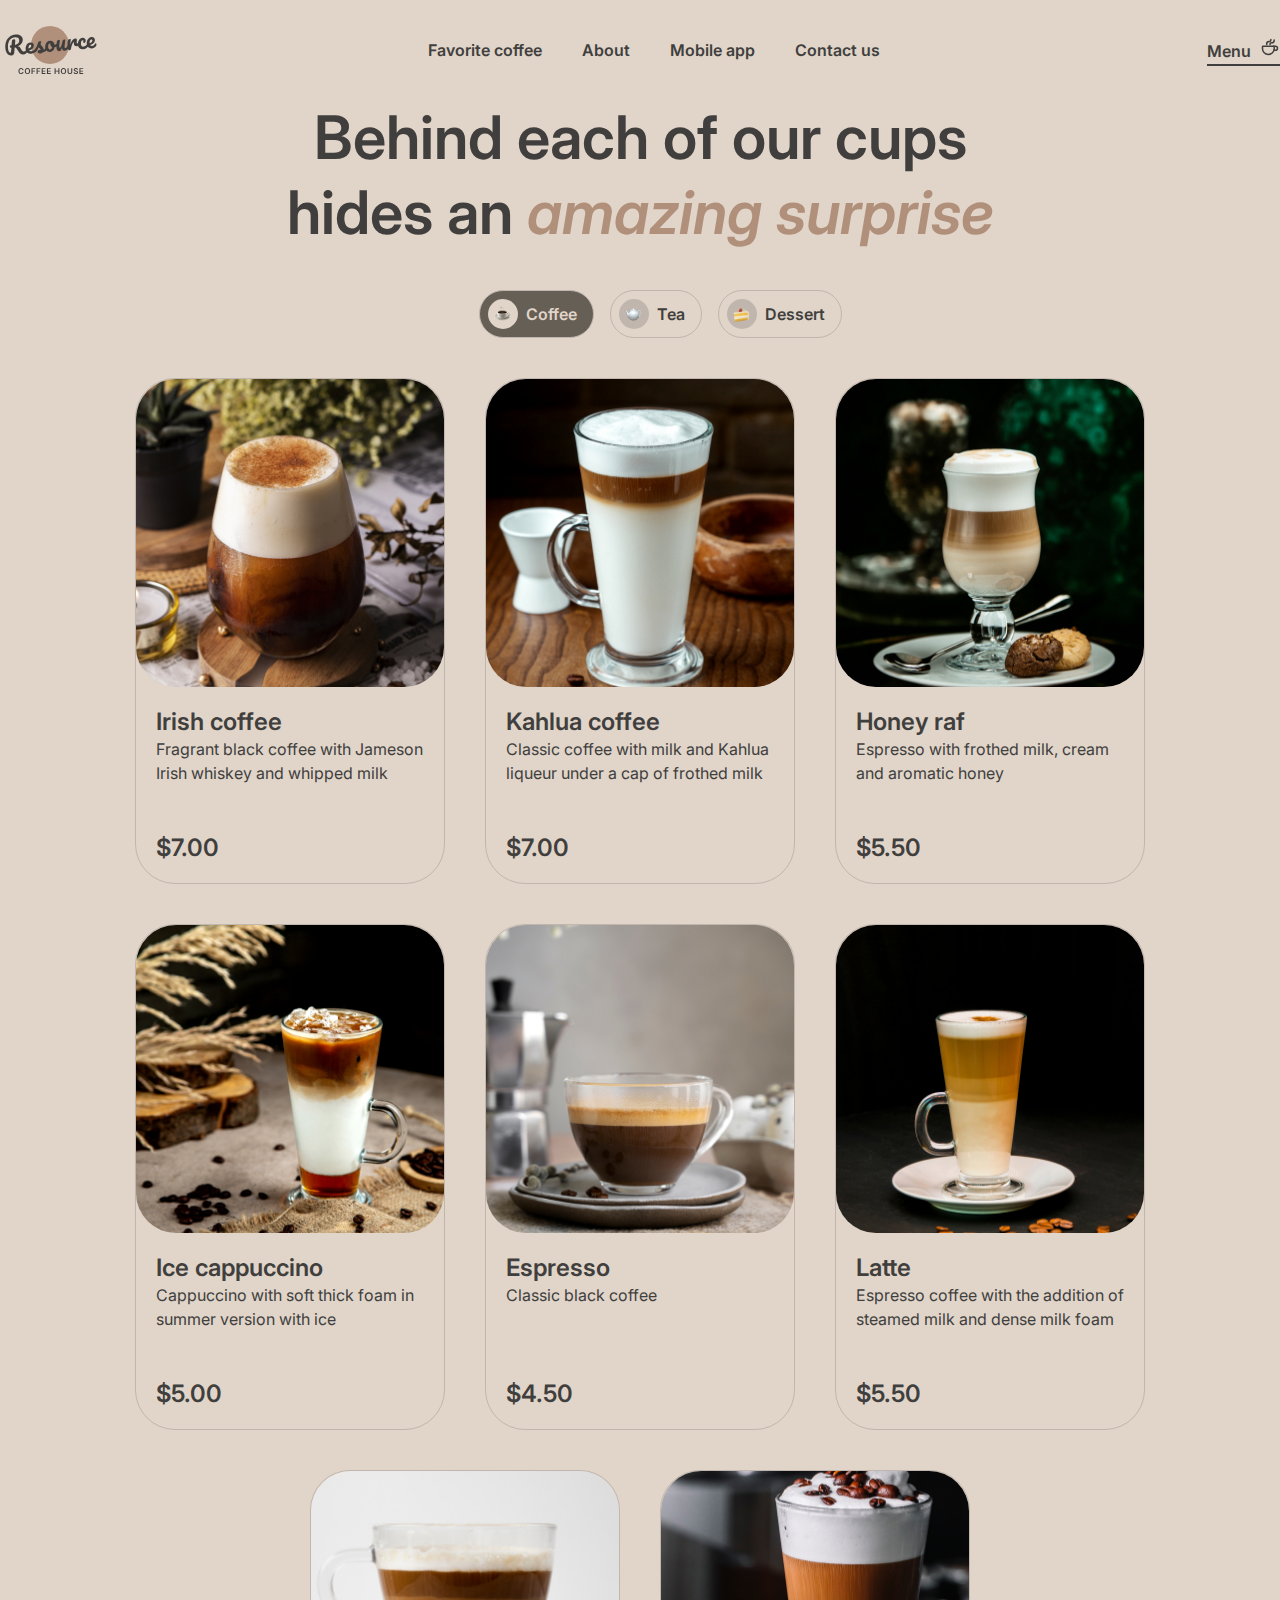
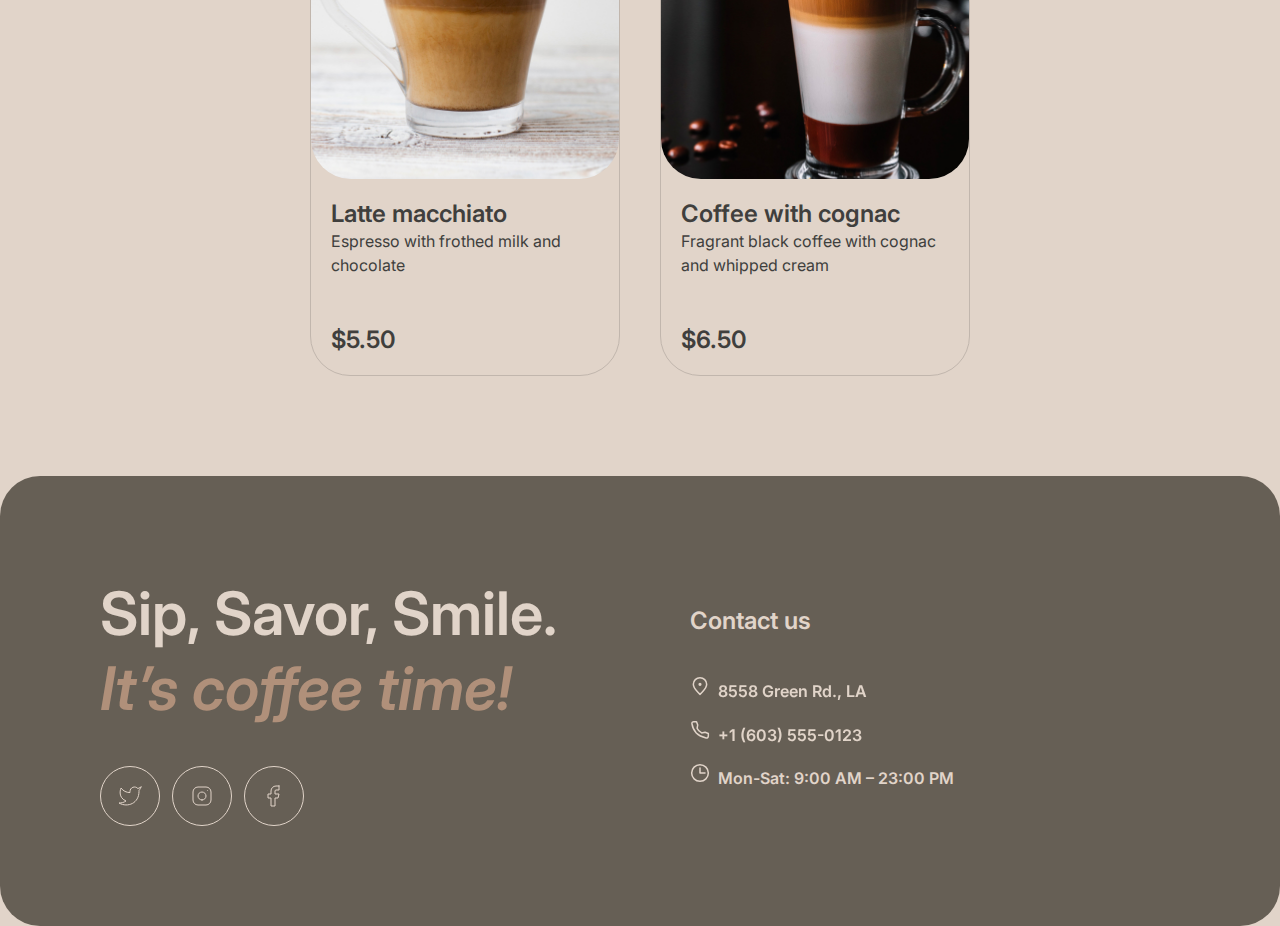
<file: coffee-house/menu/menu.html>
<!DOCTYPE html>
<html lang="en">

<head>
  <meta charset="UTF-8" />
  <meta name="viewport" content="width=device-width, initial-scale=1.0" />
  <link rel="preconnect" href="https://fonts.googleapis.com" />
  <link rel="preconnect" href="https://fonts.gstatic.com" crossorigin />
  <link href="https://fonts.googleapis.com/css2?family=Inter:wght@100;200;300;400;500;600;700;800&display=swap"
    rel="stylesheet" />
  <link rel="shortcut icon" href="./assets/favicon.ico" />
  <link rel="stylesheet" href="./styles.css" />
  <script type="module" src="./app.js" defer></script>
  <title>Menu</title>
</head>

<body>
  <header>
    <div class="container">
      <div class="header__inner">
        <div class="header__logo">
          <a class="logo__link" href="../index.html"></a>
          <svg class="logo__circle" xmlns="http://www.w3.org/2000/svg" width="38" height="38" viewBox="0 0 38 38"
            fill="none">
            <path
              d="M38 19C38 29.4934 29.4934 38 19 38C8.50659 38 0 29.4934 0 19C0 8.50659 8.50659 0 19 0C29.4934 0 38 8.50659 38 19Z"
              fill="#B0907A" />
          </svg>
          <svg class="logo__written" xmlns="http://www.w3.org/2000/svg" width="93" height="23" viewBox="0 0 93 23"
            fill="none">
            <path
              d="M91.6784 10.2913C91.8856 10.2732 92.0534 10.3548 92.1817 10.5364C92.326 10.7165 92.4127 10.9739 92.442 11.3086C92.4922 11.8824 92.4 12.3884 92.1652 12.8265C91.7789 13.5509 91.2359 14.1365 90.5362 14.5832C89.8524 15.0285 89.0084 15.295 88.0042 15.3829C86.4741 15.5168 85.2469 15.1664 84.3226 14.3318C83.3969 13.4812 82.8658 12.2749 82.7291 10.7129C82.6329 9.61307 82.7748 8.57275 83.1547 7.5919C83.5333 6.59511 84.1046 5.78223 84.8687 5.15324C85.6487 4.52286 86.5568 4.16234 87.5928 4.0717C88.5173 3.99082 89.2829 4.20491 89.8895 4.71397C90.4948 5.2071 90.8386 5.92386 90.9209 6.86427C91.0171 7.96407 90.7016 8.94731 89.9743 9.81399C89.2617 10.6633 87.9772 11.4021 86.1208 12.0303C86.5675 12.73 87.2451 13.0401 88.1537 12.9606C88.8072 12.9035 89.3279 12.7053 89.7158 12.3662C90.1197 12.0257 90.5692 11.4725 91.0643 10.7064C91.2346 10.4506 91.4393 10.3122 91.6784 10.2913ZM87.3914 6.45031C86.8016 6.50191 86.3295 6.88852 85.9751 7.61016C85.6365 8.33041 85.5098 9.17667 85.5949 10.149L85.5991 10.1968C86.5199 9.89135 87.2318 9.49179 87.7347 8.99808C88.2376 8.50437 88.4632 7.96264 88.4117 7.3729C88.3852 7.07005 88.2766 6.83864 88.0859 6.67864C87.9098 6.50132 87.6783 6.42521 87.3914 6.45031Z"
              fill="#403F3D" />
            <path
              d="M79.2976 16.1446C77.7356 16.2813 76.4779 15.9497 75.5245 15.1497C74.5857 14.3324 74.0529 13.1985 73.926 11.7481C73.813 10.457 73.969 9.30303 74.394 8.28612C74.819 7.26921 75.4149 6.4622 76.1818 5.86509C76.9487 5.26798 77.7784 4.93038 78.671 4.85228C79.5477 4.77559 80.2481 4.97932 80.7723 5.46347C81.311 5.9303 81.6159 6.57015 81.6871 7.38305C81.7456 8.05249 81.6437 8.63158 81.3813 9.12031C81.1348 9.60764 80.7725 9.87223 80.2944 9.91406C79.9915 9.94056 79.7382 9.89045 79.5344 9.76373C79.3465 9.63562 79.2414 9.44405 79.2191 9.18902C79.2093 9.07745 79.2141 8.94854 79.2334 8.8023C79.2527 8.65606 79.2676 8.55036 79.278 8.48521C79.3367 8.23915 79.357 8.01252 79.3389 7.80531C79.3208 7.5981 79.2511 7.44359 79.1297 7.34178C79.0243 7.23857 78.876 7.19533 78.6847 7.21207C78.3181 7.24414 77.9901 7.44148 77.7006 7.8041C77.4097 8.15077 77.193 8.6114 77.0506 9.18601C76.9081 9.76061 76.8661 10.3826 76.9247 11.0521C77.0865 12.901 77.9723 13.7551 79.5821 13.6142C80.2356 13.557 80.9181 13.2805 81.6296 12.7846C82.3556 12.2714 83.0469 11.5444 83.7034 10.6036C83.8752 10.3637 84.0806 10.2333 84.3197 10.2124C84.5269 10.1942 84.6946 10.2759 84.8229 10.4574C84.9672 10.6375 85.054 10.895 85.0832 11.2297C85.1362 11.8354 85.028 12.3427 84.7587 12.7518C84.0904 13.7418 83.2526 14.5378 82.2452 15.1399C81.2524 15.7247 80.2699 16.0596 79.2976 16.1446Z"
              fill="#403F3D" />
            <path
              d="M65.548 17.3476C64.9423 17.4006 64.4841 17.1195 64.1733 16.5042C63.8784 15.8876 63.6696 14.8779 63.5469 13.4753C63.3656 11.4032 63.4882 9.40892 63.9148 7.49245C64.0179 7.01766 64.2197 6.66272 64.5203 6.42762C64.8355 6.17519 65.288 6.02318 65.8778 5.97158C66.1965 5.94369 66.4232 5.96402 66.5577 6.03256C66.6921 6.10109 66.7692 6.24694 66.7887 6.47009C66.811 6.72511 66.7416 7.30938 66.5806 8.22289C66.477 8.8744 66.3983 9.44342 66.3445 9.92996C66.2907 10.4165 66.2626 11.0132 66.2602 11.7201C66.6663 10.3033 67.1584 9.13601 67.7366 8.21812C68.3148 7.30023 68.8987 6.6308 69.4883 6.20981C70.0938 5.78743 70.6595 5.55323 71.1855 5.50722C72.2215 5.41657 72.7849 5.88927 72.8755 6.92532C72.8936 7.13252 72.8658 7.64088 72.7921 8.45039C72.7204 9.09911 72.6915 9.50316 72.7054 9.66256C72.7542 10.2204 72.9779 10.4819 73.3764 10.4471C73.8227 10.408 74.3658 10.0072 75.0057 9.24448C75.1948 9.01914 75.4009 8.89671 75.6241 8.87719C75.8313 8.85906 75.9991 8.94075 76.1274 9.12226C76.2702 9.28643 76.3549 9.51994 76.3814 9.82279C76.433 10.4125 76.314 10.8887 76.0245 11.2513C75.6187 11.7526 75.1275 12.1971 74.5511 12.5848C73.9893 12.9552 73.3736 13.1697 72.7042 13.2282C71.8594 13.3021 71.1951 13.1434 70.7111 12.7521C70.2431 12.3594 69.977 11.7965 69.9129 11.0633C69.892 10.8242 69.895 10.583 69.9219 10.3397C69.9258 10.0182 69.923 9.80159 69.9132 9.69002C69.8909 9.43499 69.7921 9.31515 69.6167 9.33049C69.3777 9.35141 69.0826 9.65026 68.7315 10.2271C68.395 10.7865 68.0738 11.5213 67.768 12.4314C67.4621 13.3415 67.2322 14.2932 67.0782 15.2864C66.9684 16.0509 66.8058 16.5791 66.5904 16.8709C66.3896 17.1455 66.0421 17.3044 65.548 17.3476Z"
              fill="#403F3D" />
            <path
              d="M55.2452 18.2488C54.5279 18.3116 53.9096 18.0364 53.3902 17.4233C52.8853 16.7929 52.5897 15.9836 52.5032 14.9954C52.3986 13.8 52.3828 12.7012 52.4557 11.699C52.5273 10.6809 52.6975 9.59792 52.9665 8.45011C53.0841 7.95799 53.2772 7.59578 53.546 7.36347C53.8148 7.13116 54.26 6.98781 54.8816 6.93343C55.2323 6.90275 55.4762 6.93762 55.6135 7.03804C55.7667 7.13706 55.8531 7.29815 55.8726 7.52129C55.8838 7.64881 55.8337 8.08683 55.7226 8.83537C55.6148 9.43906 55.534 9.98418 55.4802 10.4707C55.3078 12.1722 55.246 13.3019 55.2948 13.8598C55.3241 14.1945 55.3849 14.4301 55.4771 14.5666C55.568 14.6871 55.7011 14.7397 55.8764 14.7244C56.1155 14.7035 56.3895 14.4386 56.6983 13.9297C57.023 13.4195 57.3421 12.6608 57.6555 11.6536C57.9849 10.6451 58.2788 9.41479 58.5372 7.96274C58.6229 7.47341 58.7842 7.11398 59.0211 6.88446C59.2739 6.65355 59.6633 6.51508 60.1893 6.46906C60.5559 6.43699 60.8151 6.46249 60.967 6.54558C61.1174 6.61272 61.203 6.76584 61.224 7.00493C61.2588 7.4034 61.1551 8.51267 60.9128 10.3327C60.645 12.412 60.532 13.6907 60.5739 14.1688C60.6004 14.4717 60.685 14.7052 60.8279 14.8694C60.9693 15.0176 61.1437 15.0827 61.3509 15.0645C61.6697 15.0366 62.0275 14.8126 62.4244 14.3924C62.8358 13.9549 63.3698 13.2657 64.0263 12.3249C64.198 12.0851 64.4035 11.9547 64.6425 11.9337C64.8498 11.9156 65.0175 11.9973 65.1458 12.1788C65.2901 12.3589 65.3768 12.6163 65.4061 12.9511C65.4619 13.5886 65.3537 14.096 65.0815 14.4731C64.4701 15.3779 63.7896 16.1361 63.04 16.7477C62.3064 17.358 61.4375 17.707 60.4334 17.7949C59.6683 17.8618 59.0766 17.6165 58.6585 17.0588C58.2562 16.4997 58.0084 15.6862 57.9149 14.6183C57.7388 15.7259 57.4055 16.5982 56.9152 17.2354C56.4235 17.8566 55.8668 18.1944 55.2452 18.2488Z"
              fill="#403F3D" />
            <path
              d="M53.5606 10.8796C53.7678 10.8614 53.9362 10.9511 54.0659 11.1485C54.1956 11.346 54.2744 11.6041 54.3023 11.9229C54.3692 12.688 54.1779 13.1625 53.7282 13.3463C52.8011 13.7647 51.7659 14.048 50.6225 14.1963C50.4367 15.5616 49.9332 16.6898 49.1117 17.5808C48.2888 18.4559 47.3115 18.9429 46.1799 19.0419C45.2235 19.1256 44.3824 18.9663 43.6566 18.564C42.9467 18.1603 42.383 17.5913 41.9654 16.8569C41.5478 16.1225 41.3 15.309 41.2219 14.4164C41.1159 13.205 41.2529 12.1089 41.6328 11.1281C42.0114 10.1313 42.5841 9.33435 43.351 8.73724C44.1165 8.12419 44.9933 7.77444 45.9816 7.68798C47.1929 7.582 48.2022 7.91932 49.0093 8.69994C49.8309 9.46324 50.3592 10.453 50.5941 11.6691C51.339 11.5558 52.2177 11.3183 53.23 10.9567C53.3547 10.9136 53.4649 10.8879 53.5606 10.8796ZM46.1494 16.4908C46.6595 16.4462 47.0797 16.2007 47.41 15.7542C47.7563 15.3063 47.959 14.6863 48.0182 13.8941C47.4948 13.6026 47.0739 13.1977 46.7555 12.6795C46.4531 12.1599 46.2754 11.5972 46.2224 10.9916C46.2001 10.7365 46.2017 10.4794 46.2272 10.2202L46.1076 10.2307C45.4701 10.2864 44.9633 10.644 44.5873 11.3032C44.2259 11.9452 44.094 12.824 44.1916 13.9398C44.2683 14.8164 44.4942 15.4712 44.8694 15.9042C45.2605 16.3357 45.6872 16.5313 46.1494 16.4908Z"
              fill="#403F3D" />
            <path
              d="M36.3093 20.4354C35.4805 20.508 34.8262 20.3725 34.3464 20.029C33.8826 19.6841 33.6298 19.2726 33.5879 18.7944C33.5517 18.38 33.6717 18.0081 33.9481 17.6787C34.2244 17.3494 34.6575 17.1589 35.2472 17.1073C35.4544 17.0892 35.6956 17.0922 35.9708 17.1163C36.2604 17.1231 36.4777 17.1282 36.6226 17.1316C36.5704 16.7185 36.4406 16.3364 36.2332 15.9851C36.0417 15.6325 35.8038 15.3 35.5195 14.9876C35.2338 14.6592 34.9682 14.3773 34.7228 14.1418C34.3109 15.1254 33.8851 15.9497 33.4454 16.6145C33.0216 17.278 32.5472 17.9137 32.0222 18.5218C31.7604 18.8338 31.4701 19.0038 31.1513 19.0316C30.8963 19.054 30.6814 18.9844 30.5067 18.823C30.3306 18.6457 30.2307 18.4216 30.207 18.1506C30.1791 17.8318 30.2648 17.5272 30.4643 17.2367L30.7416 16.827C31.5235 15.6664 32.1068 14.7159 32.4918 13.9756C32.7223 13.4896 32.9874 12.8481 33.2871 12.0509C33.5853 11.2379 33.8735 10.4016 34.1517 9.54204C34.3932 8.81423 34.9921 8.40848 35.9484 8.32481C36.3947 8.28577 36.709 8.29842 36.8913 8.36278C37.0736 8.42713 37.1725 8.54698 37.1878 8.72231C37.1962 8.81794 37.1775 8.97215 37.1319 9.18494C37.0863 9.39773 37.0167 9.6126 36.9233 9.82957C36.6866 10.4285 36.5857 10.9272 36.6205 11.3257C36.6415 11.5647 36.7442 11.8208 36.9286 12.0937C37.1291 12.3653 37.4235 12.7009 37.8118 13.1006C38.3804 13.7254 38.8131 14.2657 39.11 14.7216C39.4214 15.1601 39.6015 15.6583 39.6503 16.2162C39.6642 16.3756 39.6678 16.6001 39.6611 16.8898C40.4156 16.5187 41.2617 15.6335 42.1993 14.2345C42.371 13.9946 42.5765 13.8642 42.8155 13.8433C43.0227 13.8252 43.1905 13.9069 43.3188 14.0884C43.4631 14.2685 43.5498 14.5259 43.5791 14.8606C43.6321 15.4663 43.5239 15.9737 43.2545 16.3827C42.544 17.4407 41.8382 18.185 41.1371 18.6158C40.4505 19.0292 39.5747 19.2985 38.5095 19.4238C37.9194 20.0215 37.186 20.3587 36.3093 20.4354Z"
              fill="#403F3D" />
            <path
              d="M32.6171 14.7357C32.8243 14.7175 32.9921 14.7992 33.1204 14.9807C33.2646 15.1608 33.3514 15.4183 33.3807 15.753C33.4365 16.3905 33.3283 16.8979 33.0561 17.2751C32.5291 18.0439 31.7502 18.7786 30.7193 19.4791C29.7044 20.1782 28.5833 20.5815 27.3559 20.6888C25.6823 20.8353 24.3436 20.4947 23.3396 19.667C22.3356 18.8394 21.7646 17.6365 21.6266 16.0586C21.5304 14.9588 21.6722 13.9185 22.0522 12.9376C22.4308 11.9408 23.0021 11.1279 23.7662 10.4989C24.5462 9.86856 25.4542 9.50805 26.4903 9.4174C27.4147 9.33652 28.1803 9.55061 28.787 10.0597C29.3923 10.5528 29.7361 11.2696 29.8183 12.21C29.9145 13.3098 29.599 14.293 28.8718 15.1597C28.1591 16.009 26.8826 16.7471 25.0422 17.3739C25.5048 18.0722 26.294 18.3726 27.4098 18.275C28.127 18.2122 28.9183 17.894 29.7836 17.3204C30.6634 16.7295 31.4025 15.9983 32.0009 15.1269C32.1726 14.887 32.378 14.7566 32.6171 14.7357ZM26.2888 11.796C25.6991 11.8476 25.227 12.2342 24.8725 12.9559C24.534 13.6761 24.4073 14.5224 24.4923 15.4947L24.4965 15.5425C25.4174 15.2371 26.1293 14.8375 26.6322 14.3438C27.1351 13.8501 27.3607 13.3083 27.3091 12.7186C27.2826 12.4158 27.174 12.1843 26.9834 12.0243C26.8072 11.847 26.5757 11.7709 26.2888 11.796Z"
              fill="#403F3D" />
            <path
              d="M23.6906 15.5167C23.8978 15.4986 24.0656 15.5803 24.1939 15.7618C24.3382 15.9419 24.4249 16.1993 24.4542 16.5341C24.5086 17.1557 24.4004 17.6631 24.1296 18.0561C23.4454 19.0476 22.7351 19.8324 21.9987 20.4108C21.261 20.9733 20.3581 21.3012 19.2902 21.3946C18.2541 21.4853 17.3451 21.2837 16.5631 20.79C15.797 20.2949 15.028 19.3985 14.256 18.1009C13.6351 17.063 13.151 16.3023 12.8035 15.8188C12.4547 15.3193 12.119 14.9712 11.7967 14.7745C11.4903 14.5765 11.1198 14.4724 10.6852 14.4622C10.6508 14.8025 10.5595 15.8705 10.4114 17.6663C10.3537 18.4744 10.3165 18.9675 10.3 19.1456C10.2256 20.1319 9.97238 20.9089 9.54023 21.4767C9.10668 22.0286 8.40376 22.3471 7.43148 22.4321C6.36356 22.5256 5.38799 22.2977 4.50477 21.7486C3.63609 21.1822 2.9298 20.3606 2.38589 19.2839C1.84059 18.1913 1.50518 16.9277 1.37968 15.4932C1.1454 12.8154 1.40544 10.4638 2.15978 8.43835C2.93006 6.4115 4.10738 4.81482 5.69174 3.64829C7.29064 2.46443 9.18989 1.77628 11.3895 1.58384C12.9196 1.44997 14.223 1.56883 15.2994 1.94043C16.3759 2.31202 17.1968 2.88265 17.762 3.65231C18.3432 4.42058 18.6784 5.31477 18.7676 6.33487C18.8457 7.22746 18.7073 8.12294 18.3522 9.02131C18.0117 9.90234 17.4476 10.7066 16.66 11.434C15.8724 12.1614 14.8869 12.7375 13.7034 13.1622C14.4866 13.3025 15.1057 13.5856 15.5605 14.0116C16.0154 14.4376 16.4891 15.0787 16.9816 15.9351C17.5115 16.8524 18.0112 17.5153 18.4806 17.924C18.966 18.3312 19.4955 18.5098 20.0693 18.4596C20.5794 18.4149 21.0509 18.205 21.4838 17.8299C21.9154 17.4388 22.4456 16.7981 23.0744 15.9079C23.2461 15.6681 23.4515 15.5377 23.6906 15.5167ZM7.38374 14.727C6.84181 14.7744 6.45609 14.6797 6.22657 14.4428C6.01299 14.2045 5.89225 13.9259 5.86436 13.6071C5.8309 13.2246 5.92394 12.9113 6.14351 12.6672C6.37901 12.4218 6.65615 12.2851 6.97494 12.2572L7.57265 12.2049C7.69102 10.6206 7.81227 9.2528 7.93641 8.1016C8.05297 7.04743 8.6771 6.47084 9.80877 6.37183C10.7173 6.29235 11.2071 6.65905 11.2782 7.47194C11.2936 7.64727 11.2975 7.78346 11.2899 7.88048L10.9199 11.9121C11.7764 11.789 12.5393 11.5134 13.2085 11.0855C13.8937 10.6561 14.4149 10.0966 14.7722 9.40679C15.1454 8.71564 15.2957 7.95564 15.2232 7.12681C15.1353 6.12264 14.7236 5.36364 13.988 4.84979C13.2524 4.33595 12.2232 4.1369 10.9002 4.25264C9.33819 4.3893 8.0016 4.89974 6.89043 5.78394C5.79381 6.65082 4.98568 7.87792 4.46605 9.46525C3.94503 11.0366 3.78003 12.9142 3.97108 15.0978C4.06033 16.1179 4.24063 16.9855 4.51198 17.7006C4.78334 18.4157 5.08648 18.9432 5.42139 19.2834C5.75631 19.6235 6.05925 19.7817 6.33021 19.7579C6.53742 19.7398 6.69572 19.6216 6.8051 19.4032C6.93043 19.1834 7.01272 18.839 7.05197 18.3698L7.38374 14.727Z"
              fill="#403F3D" />
          </svg>
          <svg class="logo__coffee" xmlns="http://www.w3.org/2000/svg" width="66" height="7" viewBox="0 0 66 7"
            fill="none">
            <path
              d="M61.4033 6.00007V0.181885H65.1874V1.06541H62.4573V2.64495H64.9914V3.52848H62.4573V5.11654H65.2101V6.00007H61.4033Z"
              fill="#403F3D" />
            <path
              d="M58.9698 1.78127C58.9433 1.53317 58.8316 1.33998 58.6346 1.20173C58.4395 1.06347 58.1857 0.99434 57.8732 0.99434C57.6535 0.99434 57.4651 1.02748 57.3079 1.09377C57.1507 1.16006 57.0304 1.25002 56.9471 1.36366C56.8638 1.4773 56.8211 1.60703 56.8192 1.75286C56.8192 1.87408 56.8467 1.97919 56.9016 2.0682C56.9585 2.15722 57.0352 2.23298 57.1317 2.29548C57.2283 2.35608 57.3353 2.40722 57.4528 2.44889C57.5702 2.49055 57.6886 2.52559 57.8079 2.554L58.3533 2.69036C58.573 2.7415 58.7842 2.81063 58.9869 2.89775C59.1914 2.98487 59.3742 3.09472 59.5352 3.2273C59.698 3.35987 59.8268 3.51991 59.9215 3.70741C60.0162 3.89491 60.0636 4.11461 60.0636 4.3665C60.0636 4.70741 59.9764 5.0076 59.8022 5.26707C59.628 5.52464 59.3761 5.72635 59.0465 5.87218C58.7189 6.01612 58.3221 6.08809 57.8562 6.08809C57.4035 6.08809 57.0105 6.01801 56.6772 5.87786C56.3458 5.73771 56.0863 5.53317 55.8988 5.26423C55.7132 4.99529 55.6128 4.66764 55.5977 4.28127H56.6346C56.6497 4.48392 56.7122 4.65248 56.8221 4.78695C56.9319 4.92142 57.0749 5.0218 57.2511 5.08809C57.4291 5.15438 57.628 5.18752 57.8477 5.18752C58.0768 5.18752 58.2776 5.15343 58.4499 5.08525C58.6242 5.01517 58.7605 4.91858 58.859 4.79548C58.9575 4.67048 59.0077 4.52464 59.0096 4.35798C59.0077 4.20646 58.9632 4.08146 58.8761 3.98298C58.7889 3.8826 58.6668 3.79926 58.5096 3.73298C58.3543 3.6648 58.1725 3.60419 57.9641 3.55116L57.3022 3.3807C56.823 3.2576 56.4442 3.07105 56.1658 2.82105C55.8893 2.56915 55.7511 2.23487 55.7511 1.8182C55.7511 1.4754 55.8439 1.17521 56.0295 0.917636C56.217 0.66006 56.4717 0.46025 56.7937 0.318204C57.1156 0.174265 57.4802 0.102295 57.8874 0.102295C58.3003 0.102295 58.6621 0.174265 58.9727 0.318204C59.2852 0.46025 59.5304 0.658166 59.7085 0.911954C59.8865 1.16385 59.9783 1.45362 59.984 1.78127H58.9698Z"
              fill="#403F3D" />
            <path
              d="M53.2086 0.181885H54.2626V3.98302C54.2626 4.39969 54.1641 4.76617 53.9672 5.08245C53.7721 5.39874 53.4975 5.6459 53.1433 5.82393C52.7891 6.00007 52.3753 6.08813 51.9018 6.08813C51.4264 6.08813 51.0117 6.00007 50.6575 5.82393C50.3033 5.6459 50.0287 5.39874 49.8336 5.08245C49.6386 4.76617 49.541 4.39969 49.541 3.98302V0.181885H50.595V3.89495C50.595 4.13738 50.648 4.35329 50.7541 4.54268C50.862 4.73207 51.0136 4.88075 51.2086 4.9887C51.4037 5.09476 51.6348 5.14779 51.9018 5.14779C52.1689 5.14779 52.3999 5.09476 52.595 4.9887C52.792 4.88075 52.9435 4.73207 53.0495 4.54268C53.1556 4.35329 53.2086 4.13738 53.2086 3.89495V0.181885Z"
              fill="#403F3D" />
            <path
              d="M48.1444 3.09093C48.1444 3.71783 48.027 4.25476 47.7922 4.70173C47.5592 5.1468 47.241 5.48771 46.8376 5.72445C46.4361 5.9612 45.9806 6.07957 45.4711 6.07957C44.9617 6.07957 44.5052 5.9612 44.1018 5.72445C43.7003 5.48582 43.3821 5.14396 43.1473 4.69889C42.9143 4.25192 42.7979 3.71593 42.7979 3.09093C42.7979 2.46404 42.9143 1.92805 43.1473 1.48298C43.3821 1.03601 43.7003 0.694151 44.1018 0.457408C44.5052 0.220666 44.9617 0.102295 45.4711 0.102295C45.9806 0.102295 46.4361 0.220666 46.8376 0.457408C47.241 0.694151 47.5592 1.03601 47.7922 1.48298C48.027 1.92805 48.1444 2.46404 48.1444 3.09093ZM47.0848 3.09093C47.0848 2.64964 47.0157 2.27748 46.8774 1.97445C46.741 1.66953 46.5516 1.43942 46.3092 1.28411C46.0668 1.12692 45.7874 1.04832 45.4711 1.04832C45.1549 1.04832 44.8755 1.12692 44.6331 1.28411C44.3907 1.43942 44.2003 1.66953 44.0621 1.97445C43.9257 2.27748 43.8575 2.64964 43.8575 3.09093C43.8575 3.53222 43.9257 3.90533 44.0621 4.21025C44.2003 4.51328 44.3907 4.74339 44.6331 4.90059C44.8755 5.05589 45.1549 5.13354 45.4711 5.13354C45.7874 5.13354 46.0668 5.05589 46.3092 4.90059C46.5516 4.74339 46.741 4.51328 46.8774 4.21025C47.0157 3.90533 47.0848 3.53222 47.0848 3.09093Z"
              fill="#403F3D" />
            <path
              d="M36.5918 6.00007V0.181885H37.6458V2.64495H40.3418V0.181885H41.3986V6.00007H40.3418V3.52848H37.6458V6.00007H36.5918Z"
              fill="#403F3D" />
            <path
              d="M28.9482 6.00007V0.181885H32.7323V1.06541H30.0022V2.64495H32.5363V3.52848H30.0022V5.11654H32.7551V6.00007H28.9482Z"
              fill="#403F3D" />
            <path
              d="M23.6895 6.00007V0.181885H27.4735V1.06541H24.7434V2.64495H27.2775V3.52848H24.7434V5.11654H27.4963V6.00007H23.6895Z"
              fill="#403F3D" />
            <path d="M18.6016 6.00007V0.181885H22.3288V1.06541H19.6555V2.64495H22.0732V3.52848H19.6555V6.00007H18.6016Z"
              fill="#403F3D" />
            <path d="M13.5137 6.00007V0.181885H17.2409V1.06541H14.5676V2.64495H16.9853V3.52848H14.5676V6.00007H13.5137Z"
              fill="#403F3D" />
            <path
              d="M12.1181 3.09093C12.1181 3.71783 12.0007 4.25476 11.7658 4.70173C11.5328 5.1468 11.2147 5.48771 10.8113 5.72445C10.4097 5.9612 9.95425 6.07957 9.44478 6.07957C8.93531 6.07957 8.47887 5.9612 8.07546 5.72445C7.67395 5.48582 7.35576 5.14396 7.12092 4.69889C6.88796 4.25192 6.77148 3.71593 6.77148 3.09093C6.77148 2.46404 6.88796 1.92805 7.12092 1.48298C7.35576 1.03601 7.67395 0.694151 8.07546 0.457408C8.47887 0.220666 8.93531 0.102295 9.44478 0.102295C9.95425 0.102295 10.4097 0.220666 10.8113 0.457408C11.2147 0.694151 11.5328 1.03601 11.7658 1.48298C12.0007 1.92805 12.1181 2.46404 12.1181 3.09093ZM11.0584 3.09093C11.0584 2.64964 10.9893 2.27748 10.851 1.97445C10.7147 1.66953 10.5253 1.43942 10.2828 1.28411C10.0404 1.12692 9.76107 1.04832 9.44478 1.04832C9.12849 1.04832 8.84914 1.12692 8.60671 1.28411C8.36429 1.43942 8.17395 1.66953 8.03569 1.97445C7.89933 2.27748 7.83114 2.64964 7.83114 3.09093C7.83114 3.53222 7.89933 3.90533 8.03569 4.21025C8.17395 4.51328 8.36429 4.74339 8.60671 4.90059C8.84914 5.05589 9.12849 5.13354 9.44478 5.13354C9.76107 5.13354 10.0404 5.05589 10.2828 4.90059C10.5253 4.74339 10.7147 4.51328 10.851 4.21025C10.9893 3.90533 11.0584 3.53222 11.0584 3.09093Z"
              fill="#403F3D" />
            <path
              d="M5.55362 2.14491H4.49112C4.46082 1.97067 4.40495 1.81631 4.32351 1.68184C4.24207 1.54548 4.14074 1.42995 4.01953 1.33525C3.89832 1.24055 3.76006 1.16953 3.60476 1.12218C3.45135 1.07294 3.28563 1.04832 3.1076 1.04832C2.79131 1.04832 2.51101 1.12786 2.26669 1.28695C2.02237 1.44415 1.83108 1.67521 1.69283 1.98014C1.55457 2.28317 1.48544 2.65343 1.48544 3.09093C1.48544 3.53601 1.55457 3.91101 1.69283 4.21593C1.83298 4.51896 2.02427 4.74813 2.26669 4.90343C2.51101 5.05684 2.79036 5.13354 3.10476 5.13354C3.279 5.13354 3.44188 5.11082 3.59339 5.06536C3.7468 5.01801 3.88411 4.94889 4.00533 4.85798C4.12843 4.76707 4.23165 4.65532 4.31499 4.52275C4.40021 4.39017 4.45893 4.23866 4.49112 4.0682L5.55362 4.07389C5.51385 4.3504 5.42768 4.60987 5.2951 4.8523C5.16442 5.09472 4.99302 5.30873 4.78089 5.49434C4.56877 5.67805 4.32067 5.82199 4.03658 5.92616C3.75249 6.02843 3.43714 6.07957 3.09055 6.07957C2.57919 6.07957 2.12275 5.9612 1.72124 5.72445C1.31972 5.48771 1.00343 5.14586 0.772372 4.69889C0.541312 4.25192 0.425781 3.71593 0.425781 3.09093C0.425781 2.46404 0.542259 1.92805 0.775213 1.48298C1.00817 1.03601 1.3254 0.694151 1.72692 0.457408C2.12843 0.220666 2.58298 0.102295 3.09055 0.102295C3.41442 0.102295 3.71555 0.147749 3.99396 0.238658C4.27237 0.329568 4.52048 0.463091 4.73828 0.639227C4.95608 0.813469 5.13506 1.02748 5.27521 1.28127C5.41726 1.53317 5.51006 1.82104 5.55362 2.14491Z"
              fill="#403F3D" />
          </svg>
        </div>
        <nav class="header__nav">
          <ul class="header__list">
            <li>
              <a class="nav__link" href="../index.html#part__favorite">Favorite coffee</a>
            </li>
            <li>
              <a class="nav__link" href="../index.html#part__about">About</a>
            </li>
            <li>
              <a class="nav__link" href="../index.html#part__mobile">Mobile app</a>
            </li>
            <li><a class="nav__link" href="#part__footer">Contact us</a></li>
          </ul>
        </nav>
        <span class="nav__link underline">Menu
          <svg class="cup" xmlns="http://www.w3.org/2000/svg" width="20" height="20" viewBox="0 0 20 20" fill="none">
            <path
              d="M14.167 9.76667V11.6667C14.167 14.8883 11.5553 17.5 8.33366 17.5C5.112 17.5 2.50033 14.8883 2.50033 11.6667V9.76667C2.50033 9.4353 2.76896 9.16667 3.10033 9.16667H13.567C13.8984 9.16667 14.167 9.4353 14.167 9.76667Z"
              stroke="#403F3D" stroke-width="1.5" stroke-linecap="round" stroke-linejoin="round" />
            <path
              d="M10.0003 7.50008C10.0003 6.66675 10.5956 5.83341 11.786 5.83341V5.83341C13.101 5.83341 14.167 4.76743 14.167 3.45246V2.91675"
              stroke="#403F3D" stroke-width="1.5" stroke-linecap="round" stroke-linejoin="round" />
            <path
              d="M6.66634 7.5V7.08333C6.66634 5.70262 7.78563 4.58333 9.16634 4.58333V4.58333C10.0868 4.58333 10.833 3.83714 10.833 2.91667V2.5"
              stroke="#403F3D" stroke-width="1.5" stroke-linecap="round" stroke-linejoin="round" />
            <path
              d="M13.333 9.16675H15.4163C16.5669 9.16675 17.4997 10.0995 17.4997 11.2501C17.4997 12.4007 16.5669 13.3334 15.4163 13.3334H14.1663"
              stroke="#403F3D" stroke-width="1.5" stroke-linecap="round" stroke-linejoin="round" />
          </svg>
        </span>
        <div class="burger"></div>
      </div>
    </div>
    <div class="burger__menu">
      <ul class="header__list header__list-burger">
        <li>
          <a class="nav__link" href="../index.html#part__favorite">Favorite coffee</a>
        </li>
        <li>
          <a class="nav__link" href="../index.html#part__about">About</a>
        </li>
        <li>
          <a class="nav__link" href="../index.html#part__mobile">Mobile app</a>
        </li>
        <li><a class="nav__link" href="#part__footer">Contact us</a></li>
        <li>
          <a class="nav__link" href="./menu.html">Menu
            <svg class="cup__menu cup__menu-burger" xmlns="http://www.w3.org/2000/svg" width="41" height="40"
              viewBox="0 0 41 40" fill="none">
              <path
                d="M28.8333 18.9333V25C28.8333 30.5228 24.3561 35 18.8332 35H15.4999C9.97707 35 5.49992 30.5228 5.49992 25V18.9333C5.49992 18.602 5.76855 18.3333 6.09992 18.3333H28.2333C28.5646 18.3333 28.8333 18.602 28.8333 18.9333Z"
                stroke="#403F3D" stroke-width="2" stroke-linecap="round" stroke-linejoin="round" />
              <path
                d="M20.4999 15C20.4999 13.3334 21.6904 11.6667 24.0713 11.6667C24.5919 11.6667 25.2136 11.6667 25.8333 11.6667C27.4901 11.6667 28.8333 10.3236 28.8333 8.66671V5.83337"
                stroke="#403F3D" stroke-width="2" stroke-linecap="round" stroke-linejoin="round" />
              <path
                d="M13.8334 15V12.1667C13.8334 10.5098 15.1766 9.16667 16.8334 9.16667H20.1667C21.2713 9.16667 22.1667 8.27124 22.1667 7.16667V5"
                stroke="#403F3D" stroke-width="2" stroke-linecap="round" stroke-linejoin="round" />
              <path
                d="M27.1667 18.3334H31.3334C33.6346 18.3334 35.5001 20.1989 35.5001 22.5C35.5001 24.8012 33.6346 26.6667 31.3334 26.6667H28.8334"
                stroke="#403F3D" stroke-width="2" stroke-linecap="round" stroke-linejoin="round" />
            </svg>
          </a>
        </li>
      </ul>
    </div>
  </header>

  
  <main>
    <section class="menu">
      <div class="container">
        <div class="menu__inner">
          <h1 class="menu__title">
            Behind each of our cups hides an
            <span class="menu__title menu__title-brown">amazing surprise</span>
          </h1>

          <ul class="menu__switch">
            <li class="switsh active" data-category="coffee">
              <div class="switsh__circle">
                <img src="./assets/png/coffee.png" alt="coffee" />
              </div>
              <p class="switsh__text">Coffee</p>
            </li>
            <li class="switsh" data-category="tea">
              <div class="switsh__circle">
                <img src="./assets/png/teapot.png" alt="teapot" />
              </div>
              <p class="switsh__text">Tea</p>
            </li>
            <li class="switsh" data-category="dessert">
              <div class="switsh__circle">
                <img src="./assets/png/cake.png" alt="cake" />
              </div>
              <p class="switsh__text">Dessert</p>
            </li>
          </ul>

          <div class="slider"></div>
          <div class="refresh__button none">
            <svg xmlns="http://www.w3.org/2000/svg" width="24" height="24" viewBox="0 0 24 24" fill="none">
              <path
                d="M21.8883 13.5C21.1645 18.3113 17.013 22 12 22C6.47715 22 2 17.5228 2 12C2 6.47715 6.47715 2 12 2C16.1006 2 19.6248 4.46819 21.1679 8"
                stroke="#403F3D" stroke-linecap="round" stroke-linejoin="round" />
              <path d="M17 8H21.4C21.7314 8 22 7.73137 22 7.4V3" stroke="#403F3D" stroke-linecap="round"
                stroke-linejoin="round" />
            </svg>
          </div>


          <div class="modal">
            <div class="modal__photo">
              <div class="item__image item__image-popup"></div>
            </div>
            <div class="modal__inner">
              <h3 id="popup-title" class="description__title"></h3>
              <p id="popup-description" class="description__text"></p>
              <div class="size">
                Size
                <div class="modal__buttons">
                  <li data-price="0.00" class="btn__item active">
                    <span class="size__button">S</span>
                    200 ml
                  </li>
                  <li data-price="0.50" class="btn__item">
                    <span class="size__button size__button-m">M</span>
                    300 ml
                  </li>
                  <li data-price="1.00" class="btn__item">
                    <span class="size__button">L</span>
                    400 ml
                  </li>
                </div>
              </div>
              <div class="size">
                Additives
                <div class="modal__buttons">
                  <li data-price="0.50" class="btn__item">
                    <span class="additives__button">1</span>
                    Sugar
                  </li>
                  <li data-price="0.50" class="btn__item">
                    <span class="additives__button">2</span>
                    Cinnamon
                  </li>
                  <li data-price="0.50" class="btn__item">
                    <span class="additives__button">3</span>
                    Syrup
                  </li>
                </div>
              </div>
              <div class="modal__total">
                <p class="description__title">Total:</p>
                <p id="popup-price" class="description__title"></p>
              </div>
              <div class="modal__info">
                <svg xmlns="http://www.w3.org/2000/svg" width="16" height="16" viewBox="0 0 16 16" fill="none">
                  <g clip-path="url(#clip0_268_12877)">
                    <path d="M8 7.66663V11" stroke="#403F3D" stroke-linecap="round" stroke-linejoin="round" />
                    <path d="M8 5.00667L8.00667 4.99926" stroke="#403F3D" stroke-linecap="round"
                      stroke-linejoin="round" />
                    <path
                      d="M7.99967 14.6667C11.6816 14.6667 14.6663 11.6819 14.6663 8.00004C14.6663 4.31814 11.6816 1.33337 7.99967 1.33337C4.31778 1.33337 1.33301 4.31814 1.33301 8.00004C1.33301 11.6819 4.31778 14.6667 7.99967 14.6667Z"
                      stroke="#403F3D" stroke-linecap="round" stroke-linejoin="round" />
                  </g>
                  <defs>
                    <clipPath id="clip0_268_12877">
                      <rect width="16" height="16" fill="white" />
                    </clipPath>
                  </defs>
                </svg>
                <p class="modal__information">
                  The cost is not final. Download our mobile app to see the
                  final price and place your order. Earn loyalty points and
                  enjoy your favorite coffee with up to 20% discount.
                </p>
              </div>
              <div class="modal__close">Close</div>
            </div>
          </div>


          <div id="overlay"></div>
        </div>
      </div>
    </section>
  </main>


  <footer id="part__footer">
    <div class="container">
      <div class="footer__inner">
        <div class="footer__message">
          <h2 class="about__title about__title-footer">
            Sip, Savor, Smile.
            <span class="about__title-brown">It’s coffee time!</span>
          </h2>
          <div class="footer__social">
            <div class="footer__circle">
              <svg xmlns="http://www.w3.org/2000/svg" width="24" height="24" viewBox="0 0 24 24" fill="none">
                <path
                  d="M23 3.01006C23 3.01006 20.9821 4.20217 19.86 4.54006C19.2577 3.84757 18.4573 3.35675 17.567 3.13398C16.6767 2.91122 15.7395 2.96725 14.8821 3.29451C14.0247 3.62177 13.2884 4.20446 12.773 4.96377C12.2575 5.72309 11.9877 6.62239 12 7.54006V8.54006C10.2426 8.58562 8.50127 8.19587 6.93101 7.4055C5.36074 6.61513 4.01032 5.44869 3 4.01006C3 4.01006 -1 13.0101 8 17.0101C5.94053 18.408 3.48716 19.109 1 19.0101C10 24.0101 21 19.0101 21 7.51006C20.9991 7.23151 20.9723 6.95365 20.92 6.68006C21.9406 5.67355 23 3.01006 23 3.01006Z"
                  stroke="#E1D4C9" stroke-linecap="round" stroke-linejoin="round" />
              </svg>
            </div>
            <div class="footer__circle">
              <svg xmlns="http://www.w3.org/2000/svg" width="24" height="24" viewBox="0 0 24 24" fill="none">
                <path
                  d="M12 16C14.2091 16 16 14.2091 16 12C16 9.79086 14.2091 8 12 8C9.79086 8 8 9.79086 8 12C8 14.2091 9.79086 16 12 16Z"
                  stroke="#E1D4C9" stroke-linecap="round" stroke-linejoin="round" />
                <path
                  d="M3 16V8C3 5.23858 5.23858 3 8 3H16C18.7614 3 21 5.23858 21 8V16C21 18.7614 18.7614 21 16 21H8C5.23858 21 3 18.7614 3 16Z"
                  stroke="#E1D4C9" />
                <path d="M17.5 6.51L17.51 6.49889" stroke="#E1D4C9" stroke-linecap="round" stroke-linejoin="round" />
              </svg>
            </div>
            <div class="footer__circle">
              <svg xmlns="http://www.w3.org/2000/svg" width="24" height="24" viewBox="0 0 24 24" fill="none">
                <path
                  d="M17 2H14C12.6739 2 11.4021 2.52678 10.4645 3.46447C9.52678 4.40215 9 5.67392 9 7V10H6V14H9V22H13V14H16L17 10H13V7C13 6.73478 13.1054 6.48043 13.2929 6.29289C13.4804 6.10536 13.7348 6 14 6H17V2Z"
                  stroke="#E1D4C9" stroke-linecap="round" stroke-linejoin="round" />
              </svg>
            </div>
          </div>
        </div>

        <div class="footer__contact">
          <h3 class="choice__name choice__name-footer">Contact us</h3>
          <div class="location">
            <svg xmlns="http://www.w3.org/2000/svg" width="20" height="20" viewBox="0 0 20 20" fill="none">
              <path
                d="M16.6663 8.33329C16.6663 12.0152 9.99967 18.3333 9.99967 18.3333C9.99967 18.3333 3.33301 12.0152 3.33301 8.33329C3.33301 4.65139 6.31778 1.66663 9.99967 1.66663C13.6816 1.66663 16.6663 4.65139 16.6663 8.33329Z"
                stroke="#E1D4C9" stroke-width="1.5" />
              <path
                d="M10.0003 9.16667C10.4606 9.16667 10.8337 8.79357 10.8337 8.33333C10.8337 7.8731 10.4606 7.5 10.0003 7.5C9.54009 7.5 9.16699 7.8731 9.16699 8.33333C9.16699 8.79357 9.54009 9.16667 10.0003 9.16667Z"
                fill="#E1D4C9" stroke="#E1D4C9" stroke-width="1.5" stroke-linecap="round" stroke-linejoin="round" />
            </svg>
            <a class="contact__info link"
              href="https://www.google.ru/maps/place/Green+Rd,+Michigan,+%D0%A1%D0%A8%D0%90/@42.6977336,-84.2388243,9.34z/data=!4m10!1m2!2m1!1s8558+Green+Rd.,++LA!3m6!1s0x8822f1b60ee7ad1d:0x68a800ebeb95a8b7!8m2!3d42.9071097!4d-84.4859452!15sChM4NTU4IEdyZWVuIFJkLiwgIExBkgEFcm91dGXgAQA!16s%2Fg%2F1tczl2jf?entry=ttu"
              target="_blank">8558 Green Rd., LA</a>
          </div>
          <div class="telephone">
            <svg xmlns="http://www.w3.org/2000/svg" width="20" height="20" viewBox="0 0 20 20" fill="none">
              <path
                d="M15.0984 12.2516L11.6665 12.9166C9.34845 11.7531 7.91654 10.4166 7.08321 8.33329L7.72483 4.89154L6.51197 1.66663L3.72946 1.66663C2.60191 1.66663 1.71466 2.59958 1.90108 3.71161C2.29888 6.08454 3.37231 10.0391 6.24987 12.9166C9.27338 15.9401 13.5661 17.3318 16.1378 17.9288C17.299 18.1983 18.3332 17.2908 18.3332 16.0988L18.3332 13.4843L15.0984 12.2516Z"
                stroke="#E1D4C9" stroke-width="1.5" stroke-linecap="round" stroke-linejoin="round" />
            </svg>
            <a class="contact__info link" href="tel:+16035550123">+1 (603) 555-0123</a>
          </div>
          <div class="duty">
            <svg xmlns="http://www.w3.org/2000/svg" width="20" height="20" viewBox="0 0 20 20" fill="none">
              <g clip-path="url(#clip0_217_1736)">
                <path d="M10 5L10 10L15 10" stroke="#E1D4C9" stroke-width="1.5" stroke-linecap="round"
                  stroke-linejoin="round" />
                <path
                  d="M10.0003 18.3333C14.6027 18.3333 18.3337 14.6023 18.3337 9.99996C18.3337 5.39759 14.6027 1.66663 10.0003 1.66663C5.39795 1.66663 1.66699 5.39759 1.66699 9.99996C1.66699 14.6023 5.39795 18.3333 10.0003 18.3333Z"
                  stroke="#E1D4C9" stroke-width="1.5" stroke-linecap="round" stroke-linejoin="round" />
              </g>
              <defs>
                <clipPath id="clip0_217_1736">
                  <rect width="20" height="20" fill="white" />
                </clipPath>
              </defs>
            </svg>
            <span class="contact__info">Mon-Sat: 9:00 AM – 23:00 PM</span>
          </div>
        </div>
      </div>
    </div>
  </footer>
</body>

</html>
</file>
<file: coffee-house/menu/styles.css>
* {
    box-sizing: border-box;
    font-family: Inter;
    font-style: normal;
}
html {
    scroll-behavior: smooth;
    overflow-x: hidden;
}
h1, h2, h3, p {
    margin: 0;
}
body {
    margin: 0 auto;
    background-color: #E1D4C9;
}

header {
    margin: 20px 0;
}
.container {
    max-width: 1360px;
    margin: 0 auto;
}
.header__inner {
    display: flex;
    justify-content: space-between;
    align-items: center;
}
.header__logo {
    position: relative;
    width: 100px;
    height: 60px;
}
.logo__link {
    position: absolute;
    width: 100%;
    height: 100%;
    z-index: 20;
}
.logo__circle {
    position: absolute;
    top: 6px;
    left: 31px;
    z-index: 1;
}
.logo__written {
    position: absolute;
    fill: transparent;
    top: 12.5px;
    left: 4px;
    z-index: 5;
}
.logo__coffee {
    position: absolute;
    top: 48px;
    left: 17.5px;
    z-index: 5;
}
.logo__written path {
    transition: fill .2s linear;
}
.logo__coffee path {
    transition: fill .2s linear;
}
.header__logo:hover .logo__written path {
    fill: #665F55;
}
.header__logo:hover .logo__coffee path {
    fill: #B0907A;
}
.header__list {
    display: flex;
    justify-content: end;
    padding-inline-start: 0;
    margin: 0;
    padding: 0;
    gap: 40px;
}
li {
    list-style: none;
}
.nav__link {
    position: relative;
    text-decoration: none;
    font-size: 16px;
    font-weight: 600;
    line-height: 150%;
    color: #403F3D;
}
.nav__link::before {
    position: absolute;
    content: "";
    bottom: -3px;
    height: 2px;
    width: 100%;
    background-color: #403F3D;
    opacity: 0;

    transition: opacity .2s linear;
}
.nav__link:hover:before, .nav__link.underline::before {
    opacity: 1;
}
.nav__link.underline {
    cursor: default;
}
.cup {
    margin-left: 5px;
}
.burger {
    position: relative;
    width: 44px;
    height: 44px;
    border: 1px solid #665F55;
    border-radius: 50%;
    cursor: pointer;
}
.burger:before, .burger:after {
    position: absolute;
    content: "";
    background-color: #665F55;
    width: 16px;
    height: 2px;
    left: 14px;

    transition: all .5s ease 0s;
}
.burger:before {
    top: 35%;
}
.burger::after {
    bottom: 35%;
}
.burger {
    display: none;
}
.burger__menu {
    position: absolute;
    opacity: 0;
}


.menu__inner {
    display: flex;
    flex-direction: column;
    align-items: center;
}
.menu__title {
    max-width: 800px;
    font-size: 60px;
    font-weight: 600;
    line-height: 125%;
    color: #403F3D;
    text-align: center;
}
.menu__title-brown {
    color: #B0907A;
    font-style: italic;
}
.menu__switch {
    display: flex;
    gap: 16px;
    margin: 40px 0;
}
.switsh {
    cursor: pointer;
    display: flex;
    justify-content: center;
    align-items: center;
    gap: 8px;
    padding: 8px 16px 8px 8px;
    border: 1px solid #C1B6AD;
    border-radius: 100px;

    transition: background-color .2s linear;
}
.switsh__circle {
    width: 30px;
    height: 30px;
    background-color: #C1B6AD;
    border-radius: 100px;
    display: flex;
    justify-content: center;
    align-items: center;
    padding: 3px 7px;

    transition: background-color .2s linear;
}

/* cursor defualt  */

.switsh.active {
    cursor: default;
}
.switsh__text {
    font-weight: 600;
    line-height: 150%;
    font-size: 16px;
    color: #403F3D;

    transition: color .2s linear;
}
/* .switsh.active {
    background-color: #665F55;
}
.switsh.active .switsh__circle {
    background-color: #E1D4C9;
}
.switsh.active .switsh__text{
    color: #E1D4C9;
} */
.switsh:hover, .switsh.active {
    background-color: #665F55;
}
.switsh:hover .switsh__text, .switsh.active .switsh__text {
    color: #E1D4C9;
}
.switsh:hover .switsh__circle, .switsh.active .switsh__circle{
    background-color: #E1D4C9;
}



.slider {
    display: flex;
    justify-content: center;
    flex-wrap: wrap;
    gap: 40px;
}
.slider__item {
    display: flex;
    flex-direction: column;
    width: 310px;
    height: 506px;
    border: 1px solid #C1B6AD;
    border-radius: 40px;
    cursor: pointer;
}
.item__image {
    width: 308px;
    height: 308px;
    border-radius: 40px;
    background-repeat: no-repeat;
    background-position: center;
    background-size: 110%;

    transition: background-size .2s linear;
}
.item__image-1 {
    background-image: url("./assets/jpg/coffee-1.jpeg");
}
.item__image-2 {
    background-image: url("./assets/jpg/coffee-2.jpeg");
}
.item__image-3 {
    background-image: url("./assets/jpg/coffee-3.jpeg");
}
.item__image-4 {
    background-image: url("./assets/jpg/coffee-4.jpeg");
}
.item__image-5 {
    background-image: url("./assets/jpg/coffee-5.jpeg");
}
.item__image-6 {
    background-image: url("./assets/jpg/coffee-6.jpeg");
}
.item__image-7 {
    background-image: url("./assets/jpg/coffee-7.jpeg");
}
.item__image-8 {
    background-image: url("./assets/jpg/coffee-8.jpeg");
}

.item__image-01 {
    background-image: url("./assets/jpg/tea-01.jpeg");
}
.item__image-02 {
    background-image: url("./assets/jpg/tea-02.jpeg");
}
.item__image-03 {
    background-image: url("./assets/jpg/tea-03.jpeg");
}
.item__image-04 {
    background-image: url("./assets/jpg/tea-04.jpeg");
}

.item__image-001 {
    background-image: url("./assets/jpg/dessert-001.jpeg");
}
.item__image-002 {
    background-image: url("./assets/jpg/dessert-002.jpeg");
}
.item__image-003 {
    background-image: url("./assets/jpg/dessert-003.jpeg");
}
.item__image-004 {
    background-image: url("./assets/jpg/dessert-004.jpeg");
}
.item__image-005 {
    background-image: url("./assets/jpg/dessert-005.jpeg");
}
.item__image-006 {
    background-image: url("./assets/jpg/dessert-006.jpeg");
}
.item__image-007 {
    background-image: url("./assets/jpg/dessert-007.jpeg");
}
.item__image-008 {
    background-image: url("./assets/jpg/dessert-008.jpeg");
}

.slider__item:hover .item__image {
    background-size: 100%;
}
.item__description {
    display: flex;
    flex-direction: column;
    justify-content: space-between;
    padding: 20px;
    height: 196px;
}
.description__title, .description__price {
    font-size: 24px;
    font-weight: 600;
    line-height: 125%;
    color: #403F3D;
}
.description__text {
    /* width: 270px; */
    font-size: 16px;
    font-weight: 400;
    line-height: 150%;
    color: #403F3D;
    /* margin: 12px 0; */
    /* margin-top: 7px; */
}
.refresh__button {
    display: flex;
    justify-content: center;
    align-items: center;
    width: 60px;
    height: 60px;
    border: 1px solid #665F55;
    border-radius: 50%;
    margin-top: 40px;
    cursor: pointer;
}
.refresh__button.none {
    display: none;
}


/* modal */

.modal {
    position: fixed;
    top: 50%;
    left: 50%;
    transform: translate(-50%, -50%) scale(0);
    transition: 200ms ease-in-out;
    z-index: 300;
    display: flex;
    justify-content: space-between;
    max-width: 800px;
    /* height: 505px; */
    padding: 16px;
    background-color: #E1D4C9;
    border-radius: 40px;
    /* border: 1px solid red; */
}
.modal.active {
    transform: translate(-50%, -50%) scale(1);
}

.modal__photo {
    width: 340px;
    height: 340px;
}
.modal__inner {
    display: flex;
    flex-direction: column;
    margin-left: 20px;
    gap: 20px;
}
.modal__buttons {
    display: flex;
    flex-wrap: wrap;
    gap: 8px;
    margin-top: 8px;
}
.btn__item {
    border: 1px solid #C1B6AD;
    border-radius: 100px;
    padding: 8px 16px 8px 8px;
    /* margin-right: 8px; */
    cursor: pointer;
}
.btn__item.active {
    background-color: #665F55;
    color: #E1D4C9;
}
.btn__item.active .additives__button {
    background-color: #E1D4C9;
}
.btn__item.active .size__button {
    background-color: #E1D4C9;
}
/* input[type="radio"] {
    display: none;
}
input[type="checkbox"] {
    display: none;
} */
.size__button, .additives__button {
    display: inline-block;
    width: 30px;
    height: 30px;
    padding: 3px 10px;
    border: 1px solid #C1B6AD;
    border-radius: 100px;
    background-color: #C1B6AD;
    color: #403F3D;
}
.size__button-m {
    padding-left: 7px;
    padding-right: 7px;
}
.modal__total {
    display: flex;
    justify-content: space-between;
}
.modal__info {
    border-top: 1px solid #C1B6AD;
    display: flex;
    gap: 8px;
    padding: 12px 0;
}
.modal__information {
    width: 414px;
    font-size: 10px;
    line-height: 140%;
}
.modal__close {
    padding: 10px 78px;
    border: 1px solid #665F55;
    border-radius: 100px;
    text-align: center;
    cursor: pointer;
}
#overlay {
    position: fixed;
    opacity: 0;
    top: 0;
    left: 0;
    right: 0;
    bottom: 0;
    background-color: rgba(0, 0, 0, .5);
    pointer-events: none;
    transition: 200ms ease-in-out;
}
#overlay.active {
    opacity: 1;
    pointer-events: all;
}





/* footer */
.choice__name {
    color: #403F3D;
    font-size: 24px;
    font-weight: 600;
    line-height: 125%;
    margin-top: 20px;
}
.about__title {
    color: #403F3D;
    font-size: 60px;
    font-weight: 600;
    line-height: 125%;
    margin-bottom: 40px;
}
.about__title-brown {
    color: #B0907A;
    font-style: italic;
}
.footer__inner {
    display: flex;
    padding: 100px;
    gap: 100px;
    border-radius: 40px;
    background-color: #665F55;
    margin-top: 100px;
}
.footer__message {
    width: 50%;
}
.footer__contact {
    width: 50%;
}
.about__title-footer {
    color: #E1D4C9;
}
.footer__social {
    display: flex;
    gap: 12px;
}
.footer__circle {
    cursor: pointer;
    display: flex;
    justify-content: center;
    align-items: center;
    width: 60px;
    height: 60px;
    border: 1px solid #E1D4C9;
    border-radius: 100px;

    transition: background-color .2s linear;
}
.footer__circle path {
    transition: stroke .2s linear;
}
.footer__circle:hover path {
    stroke: #403F3D;
}
.footer__circle:hover {
    background-color: #E1D4C9;
}
.choice__name-footer {
    color: #E1D4C9;
    margin-bottom: 40px;
    margin-top: 30px;
}
.contact__info {
    text-decoration: none;
    font-size: 16px;
    font-weight: 600;
    line-height: 150%;
    color: #E1D4C9;
    padding-left: 28px;
}
.contact__info.link {
    position: relative;
}
.contact__info.link::before {
    position: absolute;
    content: "";
    bottom: -3px;
    left: 0;
    height: 2px;
    width: 100%;
    background-color: #E1D4C9;
    opacity: 0;

    transition: opacity .2s linear;
}
.contact__info.link:hover:before {
    opacity: 1;
}
.location svg, .telephone svg, .duty svg {
    margin-right: -24px;
    margin-bottom: 1px;
}
.telephone {
    margin: 17px 0 16px 0;
}



/* media queries*/
@media (max-width: 1050px) {
    .modal {
        width: 688px;
    }
    .modal__buttons, .modal__total {
        width: 326px;
    }
    .modal__information {
        width: 302px;
    }
}
@media (max-width: 768px) {
    
     /* burger cross*/
     .burger.active:before {
        transform: rotate(45deg);
        top: 48%;
    }
    .burger.active::after {
        transform: rotate(-45deg);
        bottom: 48%;
    }
    .burger.active {
        display: block;
    }
    /* burger menu active */
    .burger__menu {
        right: -100%;
        width: 100vw;
        height: 100vh;
        background-color: #E1D4C9;
        z-index: 100;
    
        transition: all .5s ease 0s;
    }
    .burger__menu.active {
        right: 0;
        opacity: 1;
    }
    .header__list-burger {
        flex-direction: column;
        gap: 60px;
        align-items: center;
        margin-top: 80px;
    }
    .header__list-burger li:last-child {
        margin-top: 40px;
    }
    .cup__menu-burger {
        margin-left: 9px;
        margin-bottom: -9px;
    }
    .header__list-burger .nav__link {
        font-size: 32px;
        line-height: 125%;
    }


    .container {
        max-width: 688px;
    }
    .burger {
        display: flex;
    }
    .header__nav, .nav__link.underline {
        display: none;
    }
    .footer__inner {
        flex-direction: column;
        padding-left: 60px;
        padding-right: 60px;
    }
    .footer__message {
        width: auto;
    }
    .footer__contact {
        width: auto;
    }
    .choice__name-footer {
        margin-top: 0;
        margin-bottom: 35px;
    }
    .telephone {
        margin-bottom: 17px;
    }
    .duty {
        margin-bottom: 3px;
    }

    /* hover */
    
    .header__logo:hover .logo__written path {
        fill: #403F3D;
    }
    .header__logo:hover .logo__coffee path {
        fill: #403F3D;
    }
    .switsh:nth-last-child(-n + 2):hover {
        background-color: transparent;
    }
    .switsh:nth-last-child(-n + 2):hover .switsh__text {
        color: #403F3D;
    }
    .switsh:nth-last-child(-n + 2):hover .switsh__circle{
        background-color: #C1B6AD;
    }
    .slider__item:hover .item__image {
        background-size: 110%;
    }
    .footer__circle:hover path {
        stroke: #E1D4C9;
    }
    .footer__circle:hover {
        background-color: transparent;
    }
    .contact__info.link:hover:before {
        opacity: 0;
    }
}
@media (max-width: 767px) {
    .modal__photo {
        display: none;
    }
    .modal {
        width: 342px;
    }
    .modal__buttons, .modal__total {
        width: 310px;
    }
    .modal__information {
        width: 286px;
    }
    .modal__inner {
        margin-left: 0;
    }
}
@media (max-width: 380px) {
    .container {
        max-width: 348px;
    }
    .menu__title {
        font-size: 32px;
    }
    .menu__switch {
        gap: 8px;
    }
    .about__title-footer {
        font-size: 32px;
    }
    .footer__inner {
        padding: 60px 16px;
        gap: 40px;
    }
}
</file>
